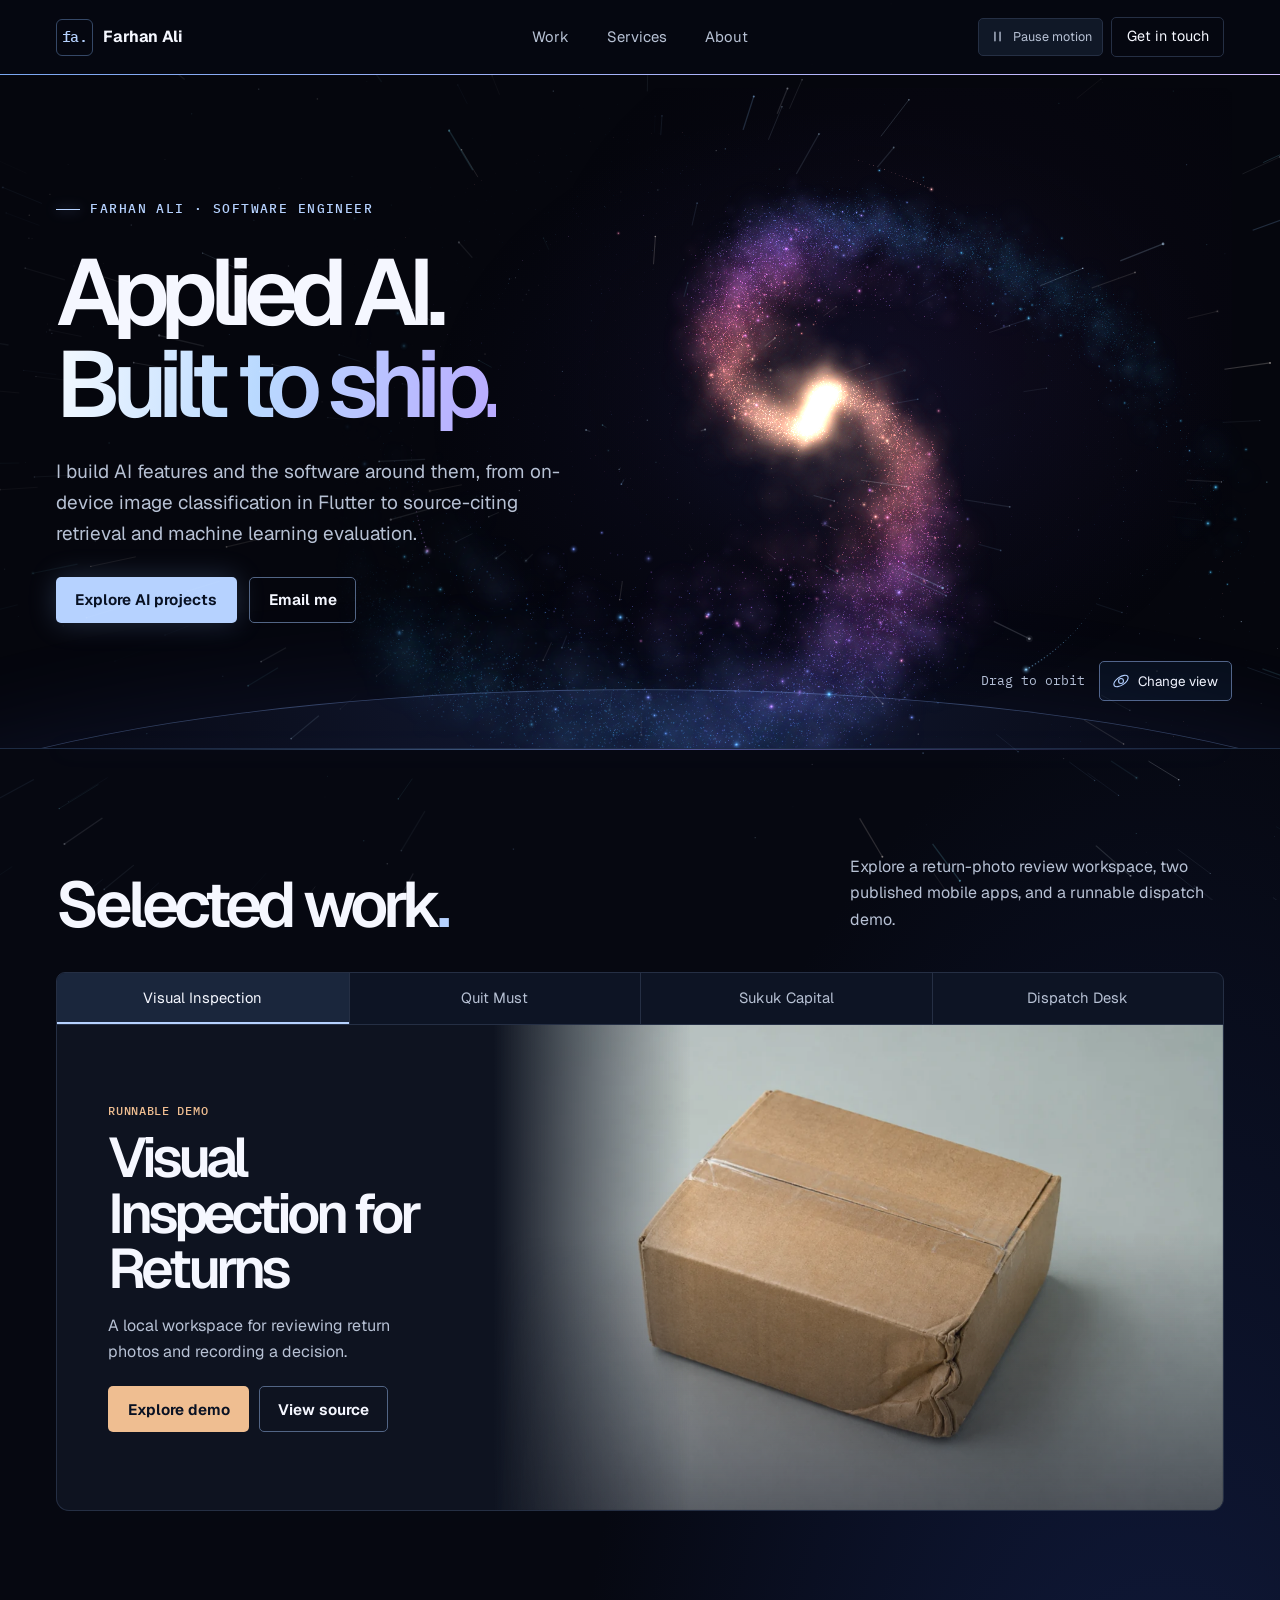
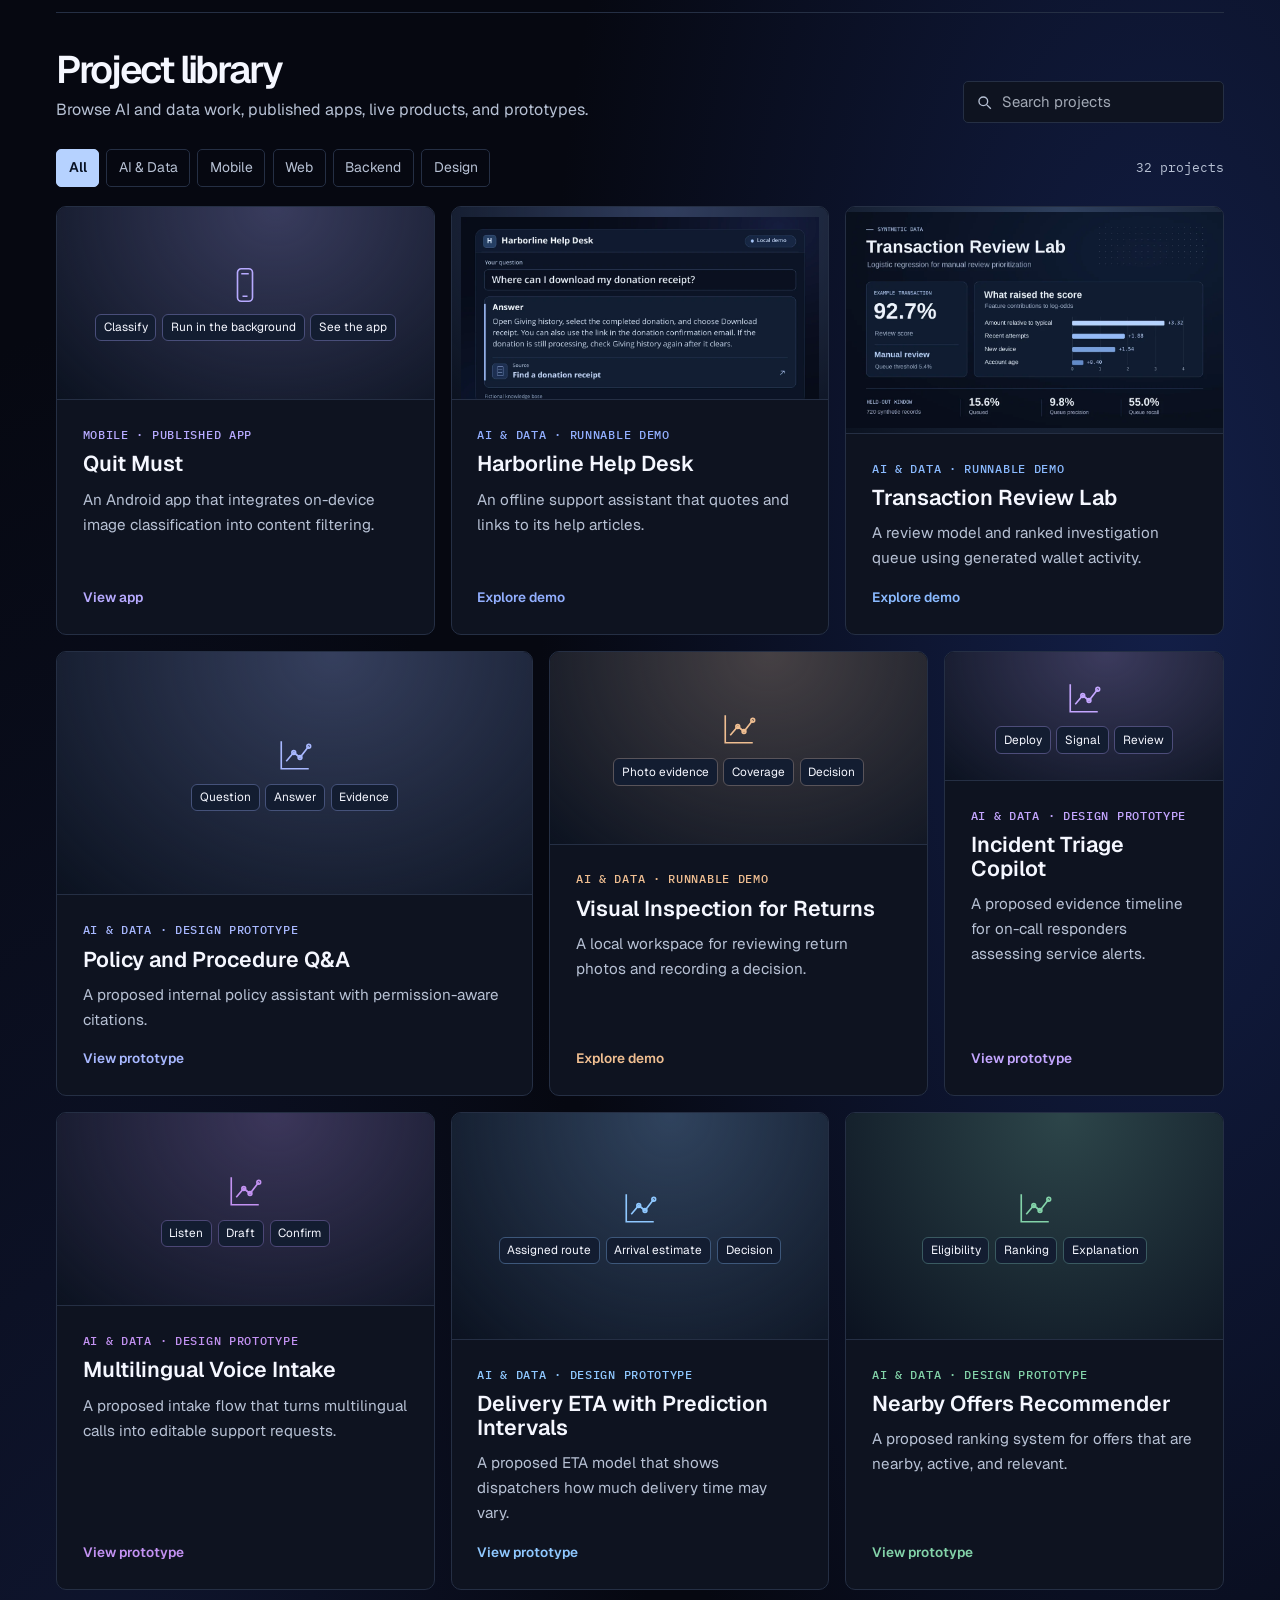
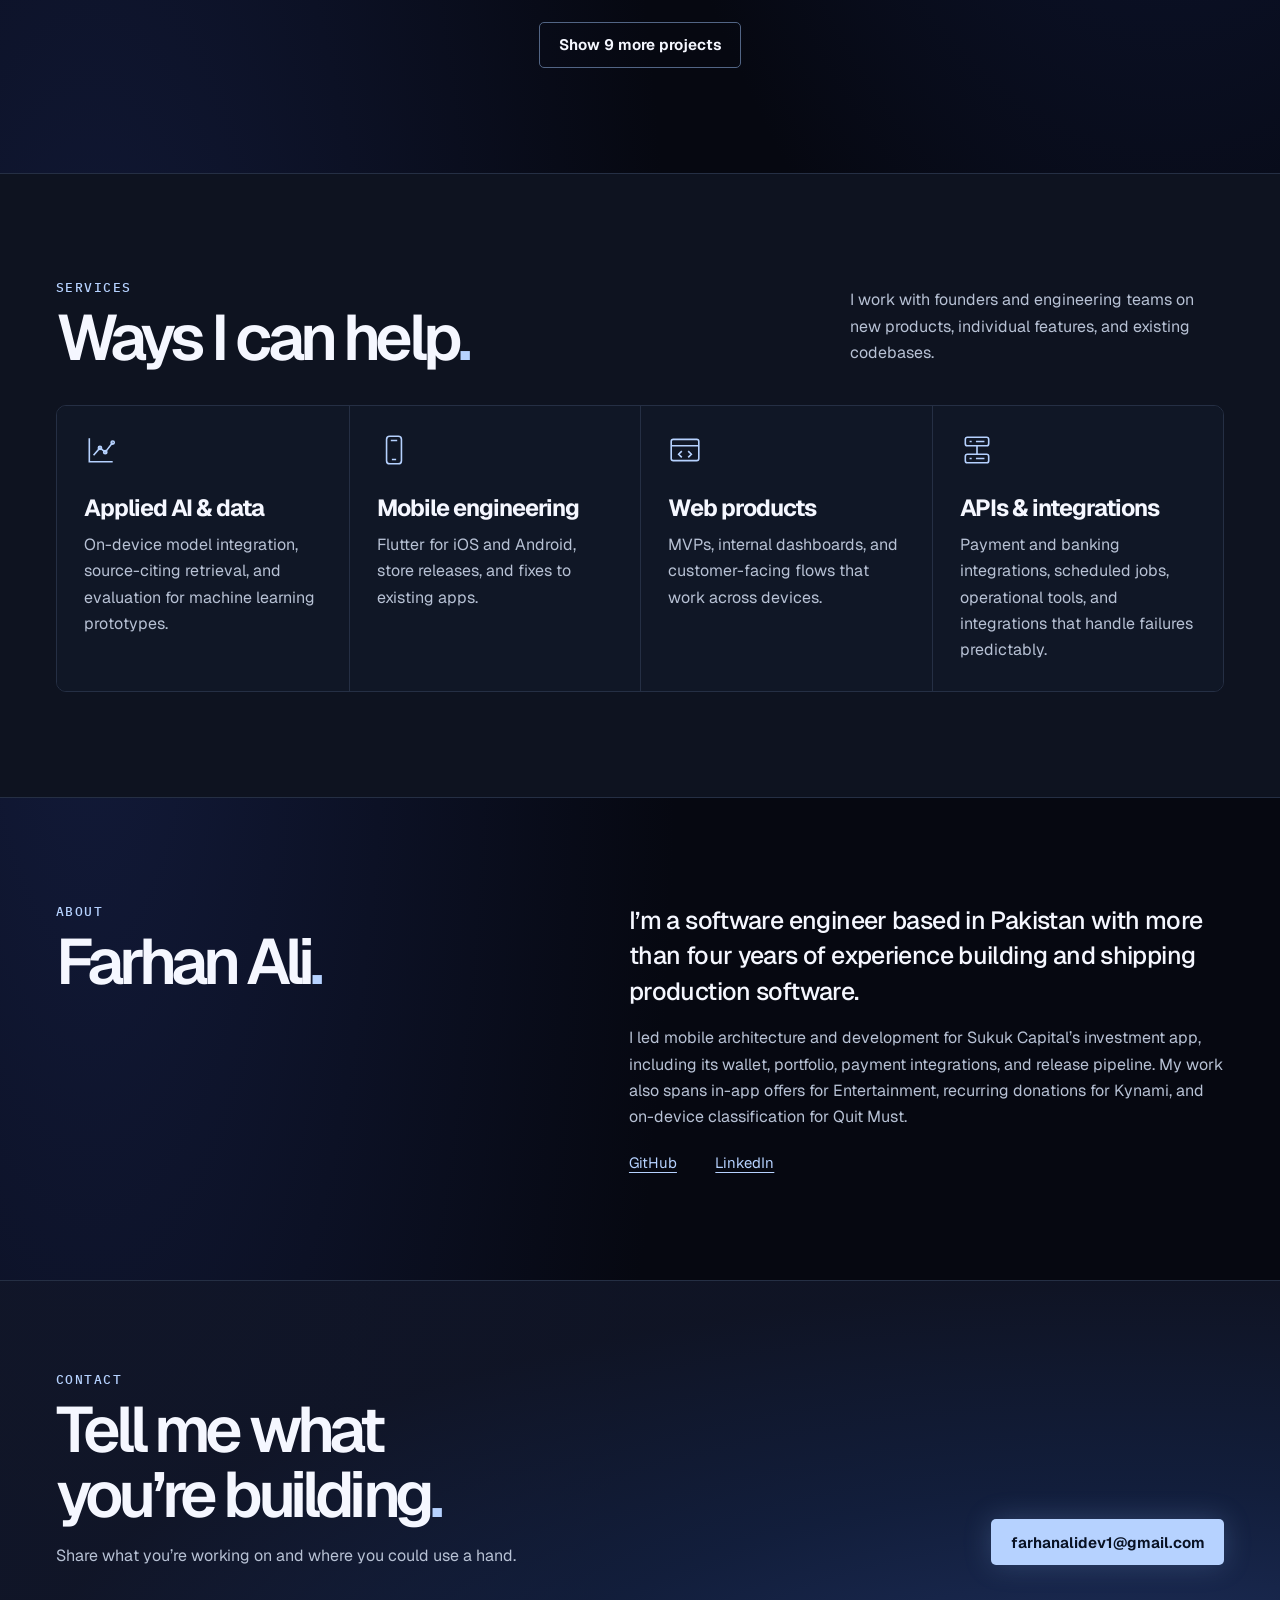
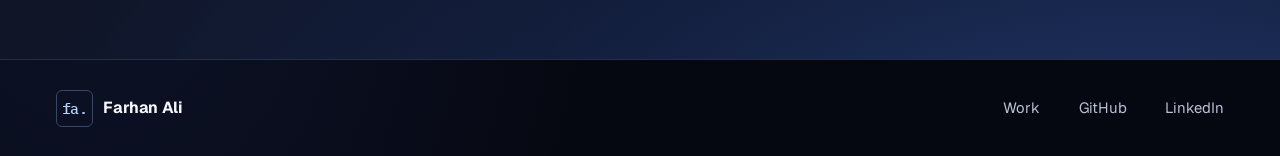
<file: site/index.html>
<!doctype html>
<html lang="en">
<head>
  <meta charset="utf-8">
  <meta name="viewport" content="width=device-width, initial-scale=1">
  <meta name="description" content="Farhan Ali’s applied AI and software engineering portfolio. Explore on-device image classification, retrieval, machine learning evaluation, and published mobile and web projects.">
  <meta name="theme-color" content="#060811">
  <meta property="og:type" content="website">
  <meta property="og:title" content="Farhan Ali — Applied AI &amp; Software Engineering">
  <meta property="og:description" content="On-device AI in a published app, a runnable support assistant, and machine learning demos by Farhan Ali.">
  <meta property="og:image" content="https://farhanali-98.github.io/portfolio/assets/galaxy.webp">
  <meta property="og:url" content="https://farhanali-98.github.io/portfolio/">
  <link rel="canonical" href="https://farhanali-98.github.io/portfolio/">
  <title>Farhan Ali — Applied AI &amp; Software Engineering</title>
  <link rel="icon" href="assets/favicon.svg" type="image/svg+xml">
  <link rel="preconnect" href="https://fonts.googleapis.com">
  <link rel="preconnect" href="https://fonts.gstatic.com" crossorigin>
  <link href="https://fonts.googleapis.com/css2?family=Geist:wght@400;500;600;700&amp;family=IBM+Plex+Mono:wght@400;500&amp;display=swap" rel="stylesheet">
  <link rel="stylesheet" href="styles.css?v=returns">
  <script src="starfield.js" defer></script>
  <script src="galaxy.js?v=galaxy-detail" defer></script>
  <script src="projects.js?v=returns" defer></script>
  <script src="project-stories.js?v=returns" defer></script>
  <script src="app.js?v=returns" defer></script>
</head>
<body>
  <canvas id="starfield" aria-hidden="true"></canvas>
  <a class="skip-link" href="#main">Skip to content</a>
  <header class="site-header">
    <div class="shell header-inner">
      <a class="wordmark" href="./" aria-label="Farhan Ali home"><span class="mark" aria-hidden="true">fa.</span><span>Farhan Ali</span></a>
      <nav aria-label="Main navigation">
        <a href="#work">Work</a>
        <a href="#services">Services</a>
        <a href="#about">About</a>
      </nav>
      <div class="header-actions">
        <button type="button" id="motion-toggle" class="motion-toggle" aria-pressed="false" hidden>
          <svg class="motion-icon" aria-hidden="true" viewBox="0 0 20 20" fill="none" stroke="currentColor" stroke-width="1.6" stroke-linecap="round" stroke-linejoin="round"><path class="icon-pause" d="M7 5v10m6-10v10"/><path class="icon-play" d="m7 5 8 5-8 5z"/></svg>
          <span id="motion-label">Pause motion</span>
        </button>
        <a class="header-contact" href="#contact">Get in touch</a>
      </div>
    </div>
  </header>

  <main id="main">
    <section class="hero" aria-labelledby="hero-title">
      <div class="hero-art" aria-hidden="true">
        <img src="assets/galaxy.webp" alt="" width="1586" height="992" fetchpriority="high">
      </div>
      <div class="galaxy-stage">
        <canvas id="galaxy-canvas" aria-hidden="true"></canvas>
        <canvas id="galaxy-canvas-fallback" aria-hidden="true"></canvas>
        <div class="galaxy-controls">
          <span id="galaxy-instruction">Drag to orbit</span>
          <button type="button" id="galaxy-view" aria-describedby="galaxy-instruction" hidden>
            <svg aria-hidden="true" viewBox="0 0 22 22" fill="none" stroke="currentColor" stroke-width="1.35"><circle cx="11" cy="11" r="3"/><ellipse cx="11" cy="11" rx="10" ry="5" transform="rotate(-34 11 11)"/></svg>
            Change view
          </button>
        </div>
      </div>
      <div class="shell hero-inner">
        <div class="hero-copy">
          <p class="eyebrow hero-intro"><span></span>Farhan Ali · Software engineer</p>
          <h1 id="hero-title">Applied AI.<br> <em>Built to ship.</em></h1>
          <p class="hero-summary">I build AI features and the software around them, from on-device image classification in Flutter to source-citing retrieval and machine learning evaluation.</p>
          <div class="hero-actions">
            <a class="button button-primary" href="#work">Explore AI projects</a>
            <a class="button button-quiet" href="mailto:farhanalidev1@gmail.com">Email me</a>
          </div>
        </div>
      </div>
    </section>

    <section class="shell section work-section" id="work" aria-labelledby="work-title">
      <div class="section-head reveal">
        <div>
          <h2 id="work-title">Selected work<span>.</span></h2>
        </div>
        <p>Explore a return-photo review workspace, two published mobile apps, and a runnable dispatch demo.</p>
      </div>
      <div class="spotlight" id="project-spotlight" hidden>
        <div class="spotlight-options" id="spotlight-options" role="group" aria-label="Featured projects"></div>
        <div id="spotlight-panel" class="spotlight-panel"></div>
      </div>

      <div class="library" id="project-library">
        <div class="library-head reveal">
          <div>
            <h3>Project library</h3>
            <p>Browse AI and data work, published apps, live products, and prototypes.</p>
          </div>
          <label class="search">
            <span class="sr-only">Search projects</span>
            <svg aria-hidden="true" viewBox="0 0 24 24" fill="none" stroke="currentColor" stroke-width="1.7"><circle cx="10.5" cy="10.5" r="5.5"/><path d="m15 15 5 5"/></svg>
            <input type="search" id="project-search" placeholder="Search projects" autocomplete="off">
          </label>
        </div>
        <div class="library-toolbar">
          <div id="project-filters" class="filters" role="group" aria-label="Project category"></div>
          <p class="project-count" id="project-count" aria-live="polite"></p>
        </div>
        <div class="project-grid" id="project-grid"></div>
        <p class="empty-state" id="project-empty" hidden>No projects match that search.</p>
        <div class="more-row"><button hidden class="button button-quiet" type="button" id="show-more">Show more projects</button></div>
        <noscript><p><a href="https://github.com/FarhanAli-98/medic">Browse the complete project library on GitHub</a>.</p></noscript>
      </div>
    </section>

    <section class="services-wrap" id="services" aria-labelledby="services-title">
      <div class="shell section">
        <div class="section-head reveal">
          <div><p class="eyebrow">Services</p><h2 id="services-title">Ways I can help<span>.</span></h2></div>
          <p>I work with founders and engineering teams on new products, individual features, and existing codebases.</p>
        </div>
        <div class="services-grid reveal">
          <article class="service">
            <svg aria-hidden="true" viewBox="0 0 32 32" fill="none" stroke="currentColor" stroke-width="1.5"><path d="M5 5v22h22M9 21l6-7 5 4 7-9"/><circle cx="15" cy="14" r="1.5"/><circle cx="20" cy="18" r="1.5"/><circle cx="27" cy="9" r="1.5"/></svg>
            <h3>Applied AI &amp; data</h3>
            <p>On-device model integration, source-citing retrieval, and evaluation for machine learning prototypes.</p>
          </article>
          <article class="service">
            <svg aria-hidden="true" viewBox="0 0 32 32" fill="none" stroke="currentColor" stroke-width="1.5"><rect x="9" y="3" width="14" height="26" rx="3"/><path d="M13 7h6m-5 18h4"/></svg>
            <h3>Mobile engineering</h3>
            <p>Flutter for iOS and Android, store releases, and fixes to existing apps.</p>
          </article>
          <article class="service">
            <svg aria-hidden="true" viewBox="0 0 32 32" fill="none" stroke="currentColor" stroke-width="1.5"><rect x="3" y="6" width="26" height="20" rx="2"/><path d="M3 12h26M13 17l-3 3 3 3m6-6 3 3-3 3"/></svg>
            <h3>Web products</h3>
            <p>MVPs, internal dashboards, and customer-facing flows that work across devices.</p>
          </article>
          <article class="service">
            <svg aria-hidden="true" viewBox="0 0 32 32" fill="none" stroke="currentColor" stroke-width="1.5"><rect x="5" y="4" width="22" height="8" rx="2"/><rect x="5" y="20" width="22" height="8" rx="2"/><path d="M16 12v8M9 8h2m-2 16h2m4 0h8M15 8h8"/></svg>
            <h3>APIs &amp; integrations</h3>
            <p>Payment and banking integrations, scheduled jobs, operational tools, and integrations that handle failures predictably.</p>
          </article>
        </div>
      </div>
    </section>

    <section class="shell section about reveal" id="about" aria-labelledby="about-title">
      <div>
        <p class="eyebrow">About</p>
        <h2 id="about-title">Farhan Ali<span>.</span></h2>
      </div>
      <div class="about-copy">
        <p>I’m a software engineer based in Pakistan with more than four years of experience building and shipping production software.</p>
        <p>I led mobile architecture and development for Sukuk Capital’s investment app, including its wallet, portfolio, payment integrations, and release pipeline. My work also spans in-app offers for Entertainment, recurring donations for Kynami, and on-device classification for Quit Must.</p>
        <div class="inline-links"><a href="https://github.com/FarhanAli-98">GitHub</a><a href="https://www.linkedin.com/in/farhan-ali-64a254209/">LinkedIn</a></div>
      </div>
    </section>

    <section class="contact-wrap" id="contact" aria-labelledby="contact-title">
      <div class="shell contact-inner reveal">
        <div>
          <p class="eyebrow">Contact</p>
          <h2 id="contact-title">Tell me what<br> you’re building<span>.</span></h2>
          <p>Share what you’re working on and where you could use a hand.</p>
        </div>
        <a class="button button-primary" href="mailto:farhanalidev1@gmail.com">farhanalidev1@gmail.com</a>
      </div>
    </section>
  </main>
  <footer class="shell footer">
    <a class="wordmark" href="./" aria-label="Farhan Ali home"><span class="mark" aria-hidden="true">fa.</span><span>Farhan Ali</span></a>
    <div class="inline-links"><a href="#work">Work</a><a href="https://github.com/FarhanAli-98">GitHub</a><a href="https://www.linkedin.com/in/farhan-ali-64a254209/">LinkedIn</a></div>
  </footer>

  <dialog id="project-dialog" aria-labelledby="dialog-title">
    <div class="dialog-head">
      <p class="eyebrow" id="dialog-category"></p>
      <button type="button" class="dialog-close" id="dialog-close" aria-label="Close project" autofocus>×</button>
    </div>
    <div class="dialog-body">
      <header class="dialog-project-intro">
        <h2 id="dialog-title"></h2>
        <p id="dialog-description" class="dialog-intro"></p>
      </header>
      <div id="dialog-media"></div>
      <section class="dialog-story" aria-labelledby="dialog-story-title">
        <h3 id="dialog-story-title"></h3>
        <dl id="dialog-points" class="story-points"></dl>
      </section>
      <div class="dialog-project-copy">
        <p id="dialog-detail"></p>
        <ul class="stack" id="dialog-stack" aria-label="Technologies"></ul>
        <div class="dialog-links" id="dialog-links"></div>
      </div>
    </div>
  </dialog>
</body>
</html>
</file>
<file: site/styles.css>
:root {
  color-scheme: dark;
  --page: #060811;
  --panel: #0e1320;
  --raised: #141c2b;
  --ink: #f5f7ff;
  --muted: #b7c1d4;
  --line: #252f44;
  --accent: #b6d2ff;
  --mono: "IBM Plex Mono", ui-monospace, monospace;
  --sans: Geist, "Segoe UI", system-ui, sans-serif;
  --ease: cubic-bezier(.22,.8,.3,1);
}

* { box-sizing: border-box; }
html { scroll-behavior: smooth; scroll-padding-top: 95px; }
body {
  margin: 0;
  background:
    radial-gradient(ellipse at 91% 44%, #131f48 0%, transparent 38%),
    radial-gradient(ellipse at 7% 77%, #121a39 0%, transparent 35%),
    var(--page);
  color: var(--ink);
  font: 400 1rem/1.65 var(--sans);
  -webkit-font-smoothing: antialiased;
}
a { color: inherit; text-decoration: none; }
button, input { font: inherit; color: inherit; }
button { cursor: pointer; }
img { display: block; max-width: 100%; }
[hidden] { display: none !important; }
::selection { color: var(--page); background: var(--accent); }
:focus-visible { outline: 2px solid var(--accent); outline-offset: 5px; }
p, h1, h2, h3 { margin: 0; }
.shell { width: min(100% - 112px, 1350px); margin-inline: auto; }
.sr-only, .skip-link:not(:focus) {
  position: absolute; width: 1px; height: 1px; padding: 0; overflow: hidden;
  clip-path: inset(50%); white-space: nowrap;
}
.skip-link:focus { position: fixed; top: 10px; left: 10px; z-index: 9; padding: .5rem 1rem; background: var(--accent); color: #081123; }

#starfield {
  position: fixed;
  inset: 0;
  z-index: 2;
  width: 100%;
  height: 100%;
  pointer-events: none;
  mix-blend-mode: screen;
  mask-image: linear-gradient(90deg, #0005, #000a 42%, #000);
}
main { position: relative; z-index: 1; }
.site-header { position: sticky; top: 0; z-index: 3; background: #060811ed; backdrop-filter: blur(18px); border-bottom: 1px solid var(--line); }
.header-inner { min-height: 74px; display: grid; grid-template-columns: 1fr auto 1fr; align-items: center; gap: 1.5rem; }
.wordmark { display: inline-flex; justify-self: start; align-items: center; gap: .65rem; font-weight: 700; letter-spacing: -.025em; white-space: nowrap; }
.mark { display: grid; width: 37px; aspect-ratio: 1; place-items: center; border: 1px solid #354867; border-radius: 6px; color: var(--accent); font: 500 .94rem/1 var(--mono); }
.header-inner nav, .inline-links { display: flex; align-items: center; gap: clamp(1.05rem, 3vw, 2.45rem); }
.header-inner nav a, .inline-links a { color: var(--muted); transition: color .2s; font-size: .93rem; }
.header-inner nav a:hover, .inline-links a:hover { color: var(--accent); }
.header-actions { justify-self: end; display: flex; align-items: center; gap: .52rem; }
.motion-toggle {
  min-height: 38px; display: inline-flex; align-items: center; gap: .38rem;
  padding: 0 .65rem; border: 1px solid var(--line); border-radius: 5px;
  color: var(--muted); background: #101827; white-space: nowrap; font-size: .79rem;
  transition: color .2s, border-color .2s;
}
.motion-toggle:hover, .motion-toggle[aria-pressed="true"] { color: var(--accent); border-color: #5d76a1; }
.motion-icon { width: 17px; height: 17px; flex: none; }
.icon-play, .motion-toggle[aria-pressed="true"] .icon-pause { display: none; }
.motion-toggle[aria-pressed="true"] .icon-play { display: block; }
.header-contact { border: 1px solid var(--line); padding: .44rem .9rem; font-size: .9rem; border-radius: 5px; white-space: nowrap; transition: border-color .2s, color .2s; }
.header-contact:hover { border-color: var(--accent); color: var(--accent); }

.hero {
  position: relative; isolation: isolate; overflow: hidden; background: #05060d;
  border-bottom: 1px solid #496ca45c;
}
.hero-inner {
  position: relative; z-index: 1; display: flex; align-items: center;
  min-height: clamp(520px, calc(83svh - 74px), 775px); padding-block: 4.6rem; pointer-events: none;
}
.hero-copy { width: min(100%, 670px); pointer-events: auto; }
.hero::after {
  content: ""; position: absolute; inset: auto -16% -342px;
  height: 400px; border-radius: 50%; border-top: 1px solid #8db1ff50;
  background: radial-gradient(ellipse at 50% 0, #587bf32b, transparent 64%);
  box-shadow: 0 -22px 95px #5173ef16; pointer-events: none;
}
.eyebrow { color: var(--accent); font: 500 .81rem/1.45 var(--mono); text-transform: uppercase; letter-spacing: .11em; }
.hero-intro { display: flex; gap: .65rem; align-items: center; }
.hero-intro span { width: 24px; height: 1px; background: currentColor; box-shadow: 0 0 12px #8fb9ffb8; }
.hero h1 {
  font-size: clamp(3.7rem, 7.3vw, 7.25rem); font-weight: 600; line-height: .99; letter-spacing: -.09em;
  margin-top: .29em; text-wrap: balance;
}
.hero h1 em {
  color: var(--accent); font-style: normal;
  background: linear-gradient(100deg, #f5faff 0%, #b9d9ff 46%, #b9aaff 100%);
  background-clip: text; -webkit-text-fill-color: transparent;
}
.hero-summary { max-width: 39ch; color: var(--muted); margin-top: 1.65rem; font-size: clamp(1rem, 1.48vw, 1.19rem); line-height: 1.62; }
.hero-actions { display: flex; flex-wrap: wrap; gap: .78rem; margin-top: 1.72rem; }
.button {
  display: inline-flex; align-items: center; justify-content: center; gap: .6rem; min-height: 46px; padding: .69rem 1.15rem;
  border: 1px solid transparent; border-radius: 5px; font-size: .95rem; line-height: 1.25; font-weight: 650;
  transition: background .2s, border-color .2s, color .2s, transform .25s var(--ease);
}
.button:hover { transform: translateY(-2px); }
.button-primary { background: var(--accent); color: #081123; box-shadow: 0 0 28px #8ebeff37; }
.button-primary:hover { background: #e1edff; }
.button-quiet { background: transparent; border-color: #526585; color: var(--ink); }
.button-quiet:hover { border-color: var(--accent); color: var(--accent); }
.hero-art {
  position: absolute; z-index: -2; inset: -2%; overflow: hidden; pointer-events: none; transition: opacity .75s var(--ease);
}
.hero-art img {
  width: 100%; height: 100%; object-fit: cover; object-position: 68% 51%;
  translate: var(--space-x, 0px) calc(var(--space-y, 0px) + var(--space-scroll, 0px));
  animation: enter-art 1.9s var(--ease) both;
}
.hero-art::after {
  content: ""; position: absolute; inset: 0; pointer-events: none;
  background:
    linear-gradient(90deg, #05060ef5 0%, #05060ec4 26%, #05060e36 56%, transparent 77%),
    linear-gradient(180deg, #05060e62, transparent 23%, transparent 69%, #060811e9 100%);
}

.galaxy-stage {
  position: absolute; inset: 0 -1.5% 0 26%;
  z-index: 0; opacity: 0; pointer-events: none;
  transition: opacity .75s var(--ease);
}
.hero.has-galaxy .hero-art { opacity: 0; }
.hero.has-galaxy .galaxy-stage { opacity: 1; pointer-events: auto; }
.galaxy-stage::before {
  content: ""; pointer-events: none; position: absolute; inset: 2% 7%;
  background:
    radial-gradient(ellipse at 52% 51%, #5365eb1b 0%, #2d277216 32%, transparent 66%),
    radial-gradient(ellipse at 65% 34%, #2f164220 0%, transparent 53%);
}
.galaxy-stage canvas {
  display: block; position: absolute; inset: 0; width: 100%; height: 100%;
  cursor: grab; touch-action: pan-y;
  mask-image: linear-gradient(90deg, transparent, #000 14%, #000 95%, transparent);
}
#galaxy-canvas-fallback, .galaxy-stage[data-renderer="canvas"] #galaxy-canvas { display: none; }
.galaxy-stage[data-renderer="canvas"] #galaxy-canvas-fallback { display: block; }
.galaxy-stage.is-orbiting canvas { cursor: grabbing; }
.galaxy-controls {
  position: absolute; bottom: clamp(2.2rem, 5.2vh, 4.2rem); right: max(7%, 2.5rem);
  display: none; align-items: center; gap: .9rem;
}
.hero.has-galaxy .galaxy-controls { display: flex; }
#galaxy-instruction { color: var(--muted); font: 400 .8rem/1.4 var(--mono); }
#galaxy-view {
  min-height: 40px; padding: .42rem .76rem;
  display: inline-flex; gap: .5rem; align-items: center;
  border: 1px solid #526589; border-radius: 5px;
  backdrop-filter: blur(8px); background: #0a1220d9;
  font-size: .84rem; color: var(--ink);
}
#galaxy-view svg { width: 18px; height: 18px; color: var(--accent); }
#galaxy-view:hover { border-color: var(--accent); color: var(--accent); }
@media (pointer: coarse) {
  #galaxy-instruction { display: none; }
}

.hero-intro, .hero h1, .hero-summary, .hero-actions { animation: enter-copy 1.02s var(--ease) both; }
.hero h1 { animation-delay: .12s; }
.hero-summary { animation-delay: .23s; }
.hero-actions { animation-delay: .33s; }
@keyframes enter-copy { from { opacity: 0; transform: translateY(22px); } to { opacity: 1; transform: translateY(0); } }
@keyframes enter-art { from { opacity: .28; scale: 1.11; } to { opacity: 1; scale: 1.055; } }


.work-section { position: relative; padding-top: clamp(2.65rem, 5vw, 4.6rem); }
.work-section::before {
  content: ""; position: absolute; height: 1px; top: 0; inset-inline: 0;
  background: linear-gradient(90deg, transparent, #7fb0fb71 35%, #8e91ff94 54%, transparent);
  box-shadow: 0 0 22px #7d97fa50; pointer-events: none;
}
.section { padding-block: clamp(78px, 8.2vw, 124px); }
.section-head { display: grid; grid-template-columns: 1fr minmax(230px, 32%); align-items: end; gap: 2rem; margin-bottom: 2.15rem; }
.section-head p:not(.eyebrow) { color: var(--muted); margin-bottom: .25rem; max-width: 40ch; }
.section h2, .contact-wrap h2 { margin-top: .52rem; color: var(--ink); font: 600 clamp(2.65rem, 5vw, 5.25rem)/1.01 var(--sans); letter-spacing: -.075em; }
.section h2 > span, .contact-wrap h2 > span { color: var(--accent); }
.project-grid, .services-grid { display: grid; gap: 1rem; grid-template-columns: repeat(3, minmax(0, 1fr)); }
.card {
  position: relative; min-width: 0; display: flex; flex-direction: column;
  border: 1px solid var(--line); border-radius: 10px; overflow: hidden; background: var(--panel);
  transition: border-color .24s, background .24s, translate .28s var(--ease);
}
.card:hover, .card:focus-within { border-color: #839dce; background: #151e2f; translate: 0 -4px; }
.card:hover { box-shadow: 0 15px 48px #05091d9c, 0 0 34px #749fff16; }
.card .media { position: relative; }
.card .media::after {
  content: ""; position: absolute; inset: 0; opacity: 0; pointer-events: none;
  background: linear-gradient(112deg, transparent 32%, #c6e0ff24 48%, transparent 61%);
}
@media (hover: hover) {
  .card:hover .media::after { animation: card-light .75s var(--ease) both; }
}
@keyframes card-light {
  from { opacity: .8; transform: translateX(-105%); }
  45% { opacity: .95; }
  to { opacity: 0; transform: translateX(105%); }
}
.card:focus-within { outline: 2px solid var(--accent); outline-offset: 3px; }
.card-content { padding: clamp(1rem, 2vw, 1.65rem); height: 100%; display: flex; flex-direction: column; }
.card-meta { color: var(--accent); text-transform: uppercase; font: 500 .73rem/1.5 var(--mono); letter-spacing: .06em; }
.card h3 { margin-top: .5rem; font-size: clamp(1.35rem, 2.12vw, 2.03rem); font-weight: 600; letter-spacing: -.055em; line-height: 1.12; }
.card p:not(.card-meta) { color: var(--muted); margin-top: .7rem; }
.card-trigger { appearance: none; color: inherit; font: inherit; line-height: inherit; background: none; border: 0; padding: 0; text-align: left; }
.card-trigger::after { content: ""; inset: 0; position: absolute; z-index: 1; }
.card-trigger:focus-visible { outline: none; text-decoration: underline; text-underline-offset: .14em; }
.card-action { margin-top: auto; padding-top: .95rem; color: var(--accent); font-size: .85rem; font-weight: 600; }

.media {
  display: grid; place-items: center; overflow: hidden; flex-shrink: 0; aspect-ratio: 1.68;
  background: radial-gradient(ellipse at 51% 30%, #273c60, #192841 63%, #10192a); color: var(--accent);
  border-bottom: 1px solid var(--line);
}
.media--Web { background: radial-gradient(ellipse at 65% 14%, #344254, #263143 60%, #1d242f); }
.media--Backend { background: radial-gradient(ellipse at 70% 22%, #2e3d52, #151d30 73%, #121827); }
.media--Design, .media--data { background: radial-gradient(ellipse at 45% 25%, #3b3c58, #2b2d42 65%, #222232); }
.media img { width: 100%; height: 100%; object-fit: cover; object-position: top; transition: transform .48s var(--ease); }
.card:hover .media img { transform: scale(1.035); }
.media--phone { position: relative; }
.media--phone img {
  position: absolute; width: clamp(111px, 47%, 174px); height: auto; max-height: none; top: 14%;
  border: 1px solid #ffffff3d; border-radius: 10px; box-shadow: 3px 12px 35px #0007;
  transform: rotate(-8deg);
}
.card:hover .media--phone img { transform: translateY(-5px) rotate(-5deg); }
.media--phone.is-expanded img { position: static; width: min(100%, 195px); margin: 1.1rem; transform: none; }
.media:has(.media-icon) { text-align: center; }
.media-icon { width: 3.45rem; height: 3.45rem; color: #afcafa; }
.media--Web .media-icon { color: #b9cced; }
.media--Design .media-icon, .media--data .media-icon { color: #c6c4f5; }

.library { margin-top: clamp(3.7rem, 8vw, 6.3rem); padding-top: 2.25rem; border-top: 1px solid var(--line); }
.library-head { display: flex; justify-content: space-between; gap: 1rem; align-items: end; }
.library h3:not(.card h3) { margin-bottom: .42rem; font-size: clamp(1.73rem, 3vw, 2.72rem); font-weight: 600; letter-spacing: -.06em; line-height: 1.08; }
.library-head p, .project-count, .empty-state { color: var(--muted); }
.search { display: flex; background: var(--panel); border: 1px solid var(--line); border-radius: 5px; padding: .5rem .72rem; gap: .5rem; align-items: center; min-width: 220px; min-height: 42px; }
.search:focus-within { border-color: var(--accent); }
.search svg { width: 19px; color: var(--muted); flex-shrink: 0; }
.search input { background: none; border: 0; min-width: 0; width: 100%; padding: 0; font-size: .93rem; outline: 0; }
.search input::placeholder { color: #a2a9b5; opacity: 1; }
.library-toolbar { display: flex; flex-wrap: wrap; justify-content: space-between; gap: .75rem; align-items: center; margin-block: 1.6rem 1.2rem; }
.filters { display: flex; flex-wrap: wrap; gap: .45rem; }
.filter { min-height: 38px; border-radius: 5px; border: 1px solid var(--line); background: transparent; color: var(--muted); padding: .36rem .72rem; font-size: .87rem; transition: color .2s, border-color .2s, background .2s; }
.filter:hover { color: var(--ink); border-color: #687286; }
.filter[aria-pressed="true"] { background: var(--accent); color: #081123; border-color: var(--accent); font-weight: 600; }
.project-count { font: 400 .79rem/1.5 var(--mono); white-space: nowrap; }
.project-grid .media { aspect-ratio: 1.95; }
.card .media--data img { object-fit: contain; object-position: center; }
.catalog-enter { animation: enter-copy .55s var(--ease) var(--entry-delay, 0ms) both; }
.project-grid .card h3 { font-size: 1.34rem; }
.project-grid .card-content > p:not(.card-meta) { font-size: .95rem; }
.empty-state { padding-block: 2rem; }
.more-row { text-align: center; }
.more-row:has(button:not([hidden])) { padding-top: 2rem; }

.services-wrap { border-block: 1px solid var(--line); background: #0e1320; }
.services-grid { grid-template-columns: repeat(4, minmax(0, 1fr)); border: 1px solid var(--line); border-radius: 10px; overflow: hidden; gap: 0; }
.service { padding: 1.7rem; background: #101726; }
.service + .service { border-left: 1px solid var(--line); }
.service svg { width: 34px; height: 34px; color: var(--accent); }
.service h3 { font-size: 1.46rem; letter-spacing: -.042em; margin-block: .85rem .28rem; }
.service p { color: var(--muted); }

.about { display: grid; grid-template-columns: 1fr 1.1fr; gap: 2rem; }
.about-copy > p { max-width: 67ch; color: var(--muted); margin-bottom: 1rem; }
.about-copy > p:first-child { color: var(--ink); font-size: clamp(1.19rem, 2.1vw, 1.55rem); line-height: 1.43; font-weight: 500; letter-spacing: -.025em; }
.about .inline-links { margin-top: 1.25rem; }
.about .inline-links a { color: var(--accent); text-decoration: underline; text-underline-offset: .28em; }
.contact-wrap {
  border-block: 1px solid var(--line);
  background: radial-gradient(ellipse at 89% 120%, #2b4484b0 0%, #182951a8 39%, #111628d9 70%);
}
.contact-inner { padding-block: clamp(58px, 7vw, 100px); display: flex; justify-content: space-between; align-items: end; gap: 1.55rem; }
.contact-inner p:not(.eyebrow) { color: var(--muted); margin-top: 1rem; }
.contact-inner .button { margin-bottom: .28rem; }
.footer { min-height: 96px; display: flex; align-items: center; justify-content: space-between; gap: 1rem; }

.reveal.pending:not(:focus-within) { opacity: 0; translate: 0 15px; }
.reveal { transition: opacity .67s var(--ease), translate .67s var(--ease); }

body.dialog-open { overflow: hidden; }
dialog {
  padding: 0; width: min(1060px, calc(100% - 2rem)); max-height: min(88vh, 920px);
  background: var(--panel); color: var(--ink); border: 1px solid #464d57; border-radius: 13px; box-shadow: 0 24px 90px #0008;
}
dialog[open] { animation: dialog-in .26s var(--ease) both; }
dialog::backdrop { background: #090b0ed9; backdrop-filter: blur(5px); }
@keyframes dialog-in { from { opacity: 0; transform: translateY(10px) scale(.98); } to { opacity: 1; transform: none; } }
.dialog-head {
  position: sticky; z-index: 2; top: 0; display: flex; justify-content: space-between; align-items: center; gap: 1rem;
  padding: .7rem clamp(1rem, 4vw, 2.1rem); border-bottom: 1px solid var(--line); background: #0e1320f8;
}
.dialog-close {
  display: grid; place-items: center; width: 40px; height: 40px; border-radius: 5px;
  border: 1px solid var(--line); background: var(--raised); font-size: 1.5rem;
}
.dialog-close:hover { color: var(--accent); border-color: var(--accent); }
.dialog-body { padding: clamp(1rem, 4vw, 2.1rem); }
.dialog-body h2 { font: 600 clamp(2rem, 5vw, 3rem)/1.05 var(--sans); letter-spacing: -.06em; }
.dialog-intro { color: var(--ink); font-size: 1.1rem; margin-top: .7rem; }
.dialog-body .media { margin-block: 0; border: 1px solid var(--line); border-radius: 6px; aspect-ratio: auto; }
.dialog-body .media img { height: auto; object-fit: contain; max-height: 445px; width: auto; }
.dialog-body .media--phone img { width: auto; max-height: 397px; }
#dialog-detail { color: var(--muted); }
.stack { display: flex; flex-wrap: wrap; gap: .46rem; list-style: none; padding: 0; margin: 1.2rem 0 0; }
.stack li { border: 1px solid var(--line); border-radius: 5px; padding: .3rem .55rem; color: var(--muted); font: 400 .79rem/1.4 var(--mono); }
.dialog-links { display: flex; flex-wrap: wrap; gap: .55rem; margin-top: 1.3rem; }

@media (max-width: 999px) {
  .shell { width: min(100% - 64px, 1350px); }
  .galaxy-stage { inset-inline-start: 25%; }
  .services-grid { grid-template-columns: repeat(2, minmax(0, 1fr)); }
  .service:nth-child(3) { border-left: 0; }
  .service:nth-child(n+3) { border-top: 1px solid var(--line); }
}
@media (max-width: 720px) {
  .shell { width: min(100% - 38px, 1350px); }
  .header-inner { min-height: 61px; gap: .7rem; }
  .header-inner nav { gap: .75rem; }
  .header-inner nav a { font-size: .83rem; }
  .header-contact { font-size: .82rem; padding: .35rem .56rem; }
  .mark { width: 32px; font-size: .82rem; }
  .hero-inner { min-height: unset; padding-block: 54px clamp(306px, 61vw, 410px); }
  .hero h1 { font-size: clamp(3.45rem, 10vw, 5rem); margin-top: .24em; }
  .hero-summary { margin-top: 1rem; }
  .hero-art { inset: 28% -14% -4%; }
  .hero-art img { object-position: 73% 63%; }
  .hero-art::after {
    background: linear-gradient(180deg, #05060d 0%, #05060de0 22%, #05060d38 52%, transparent 74%, #060811bd 100%);
  }
  .galaxy-stage { inset: auto -4% .55rem; height: clamp(300px, 61vw, 400px); }
  .galaxy-controls { bottom: .75rem; right: 7%; gap: .62rem; }
  .galaxy-stage canvas { mask-image: linear-gradient(90deg, transparent, #000 8%, #000 92%, transparent); }
  .motion-toggle { padding-inline: .46rem; min-height: 36px; }
  #motion-label {
    position: absolute; clip-path: inset(50%); width: 1px; height: 1px;
    overflow: hidden; white-space: nowrap;
  }
  .section-head { grid-template-columns: 1fr; gap: .8rem; }
  .section-head p:not(.eyebrow) { max-width: 45ch; }
  .project-grid { grid-template-columns: repeat(2, minmax(0, 1fr)); }
  .services-grid, .about { grid-template-columns: 1fr; }
  .service + .service { border-top: 1px solid var(--line); border-left: 0; }
  .about { gap: 1.2rem; }
  .contact-inner { align-items: start; flex-direction: column; }
}
@media (max-width: 470px) {
  html { scroll-padding-top: 79px; }
  .header-inner nav a:not(:first-child) { display: none; }
  .hero h1 { font-size: clamp(2.8rem, 11vw, 3.8rem); }
  .library-head { flex-direction: column; align-items: stretch; }
  .search { max-width: 100%; }
  .footer .mark { display: none; }
  .footer .inline-links { gap: .85rem; }
}
@media (max-width: 360px) {
  .header-inner { gap: .4rem; }
  .header-actions { gap: .32rem; }
  .header-contact { padding-inline: .42rem; }
}
@supports (animation-timeline: scroll()) {
  .site-header::after {
    content: ""; position: absolute; bottom: -1px; inset-inline: 0; height: 1px;
    background: linear-gradient(90deg, #7aa7f1, #d2bdff);
    transform-origin: left; animation: scroll-progress linear both; animation-timeline: scroll(root block);
    pointer-events: none;
  }
  @keyframes scroll-progress { from { transform: scaleX(0); } to { transform: scaleX(1); } }
}

html[data-motion="paused"] { scroll-behavior: auto; }
html[data-motion="paused"] *, html[data-motion="paused"] *::before, html[data-motion="paused"] *::after {
  animation-duration: .001ms !important;
  animation-delay: 0ms !important;
  animation-iteration-count: 1 !important;
  transition-duration: .001ms !important;
  transition-delay: 0ms !important;
  scroll-behavior: auto !important;
}
html[data-motion="paused"] .reveal.pending, html[data-motion="paused"] .hero-art img {
  opacity: 1;
  translate: none;
}
html[data-motion="paused"] .site-header::after { animation: none; }
html[data-motion="paused"] .card:hover, html[data-motion="paused"] .button:hover { transform: none; translate: none; }
@media (prefers-reduced-motion: reduce) {
  html:not([data-motion="running"]), html:not([data-motion="running"]) *,
  html:not([data-motion="running"]) *::before, html:not([data-motion="running"]) *::after {
    animation-duration: .001ms !important;
    animation-delay: 0ms !important;
    animation-iteration-count: 1 !important;
    transition-duration: .001ms !important;
    transition-delay: 0ms !important;
    scroll-behavior: auto !important;
  }
  html:not([data-motion="running"]) .reveal.pending { opacity: 1; translate: none; }
  html:not([data-motion="running"]) .site-header::after { animation: none; }
  html:not([data-motion="running"]) :is(.card:hover, .button:hover) { transform: none; translate: none; }
}

/* Project spotlight */
.spotlight { isolation: isolate; }
.spotlight-options {
  display: grid; grid-template-columns: repeat(4, minmax(0, 1fr));
  border: 1px solid var(--line); border-radius: 9px 9px 0 0; overflow: hidden;
  background: #0d1424;
}
.spotlight-option {
  position: relative; min-height: 51px; border: 0; padding: .65rem .6rem;
  background: transparent; color: var(--muted); font-size: .92rem;
  transition: background .25s ease, color .25s ease;
}
.spotlight-option + .spotlight-option { border-left: 1px solid var(--line); }
.spotlight-option:hover { color: var(--ink); background: #192134; }
.spotlight-option:focus-visible { outline-offset: -4px; }
.spotlight-option[aria-pressed="true"] {
  color: var(--ink); background: #1a263c; box-shadow: inset 0 -2px var(--accent);
}
.spotlight-panel {
  position: relative; min-height: clamp(375px, 38vw, 520px);
  display: grid; grid-template-columns: minmax(270px, .75fr) minmax(0, 1.25fr);
  border: 1px solid var(--line); border-top: 0; overflow: hidden; border-radius: 0 0 13px 13px;
  isolation: isolate; background: #0e1320;
}
.spotlight-copy {
  position: relative; z-index: 1; align-self: center; padding: clamp(1.55rem, 4vw, 4.2rem);
  animation: spotlight-copy-in .48s var(--ease) both;
}
.spotlight-copy h3 {
  max-width: 14ch; font-size: clamp(2.1rem, 4.35vw, 4.45rem); line-height: .99;
  letter-spacing: -.075em; margin: .66rem 0 1.05rem; font-weight: 600;
}
.spotlight-description { color: var(--muted); max-width: 35ch; }
.spotlight-actions { display: flex; gap: .6rem; flex-wrap: wrap; margin-top: 1.3rem; }
.spotlight-actions .button-primary { background: var(--project-color); box-shadow: none; }
.spotlight-visual {
  position: relative; min-width: 0; isolation: isolate; overflow: hidden;
  background:
    radial-gradient(ellipse at 64% 51%, color-mix(in srgb, var(--project-color), #101322 65%), transparent 73%),
    linear-gradient(135deg, #111a2c, #090e19);
  perspective: 1300px;
}
.spotlight-visual img { position: absolute; display: block; object-fit: contain; line-height: 0; }
.spotlight-photo {
  inset: 0; width: 100%; height: 100%; object-fit: cover !important; object-position: 53% 53%;
  animation: spotlight-photo-in .85s var(--ease) both;
}
.spotlight-panel[data-visual="inspection"] .spotlight-visual::after {
  content: ""; position: absolute; inset: 0; z-index: 1; pointer-events: none;
  background: linear-gradient(90deg,#0e1320 0%, transparent 27%), linear-gradient(0deg,#14152295,transparent 57%);
}
.spotlight-screen {
  z-index: 2; top: 12%; left: 12%; width: 82%; border-radius: 10px;
  box-shadow: 0 26px 75px #040611a6; border: 1px solid #becaff5c;
  --rz: -3deg; --ry: -8deg; --rx: 4deg;
  transform: rotateZ(var(--rz)) rotateY(var(--ry)) rotateX(var(--rx));
}
.spotlight-panel[data-visual="inspection"] .spotlight-screen {
  width: 49%; top: auto; bottom: 9%; left: auto; right: 5%; border-radius: 6px;
  border-color: #e9f1ffd9; --rz: -5deg; --ry: -12deg;
}
.spotlight-panel[data-visual="phone"] .spotlight-screen,
.spotlight-secondary {
  width: min(34%, 205px); height: auto; border-radius: 18px;
}
.spotlight-panel[data-visual="phone"] .spotlight-screen { left: 45%; top: 5%; --rz: 8deg; --ry: 9deg; --rx: 0deg; }
.spotlight-secondary {
  z-index: 1; left: 22%; top: 14%; transform: rotate(-12deg) rotateY(-12deg);
  box-shadow: 0 24px 60px #050818ba; border: 1px solid #c5d7ff52;
}
.spotlight-panel[data-visual="dispatch"] .spotlight-screen { top: 12%; left: 12%; --ry: -15deg; }
html[data-motion="running"] .spotlight.in-view .spotlight-screen { animation: spotlight-float 6.5s var(--ease) infinite alternate; }
@keyframes spotlight-copy-in { from { opacity: 0; translate: 0 10px; } to { opacity: 1; translate: 0 0; } }
@keyframes spotlight-photo-in { from { opacity: .3; scale: 1.045; } to { opacity: 1; scale: 1; } }
@keyframes spotlight-float {
  from { translate: 0 0; }
  to { translate: 0 -11px; }
}

/* Project cards and evidence */
.card, .spotlight-panel, #project-dialog { --project-color: var(--accent); }
.card .card-meta, .spotlight-panel .card-meta, .card .card-action, #dialog-category { color: var(--project-color); }
.card:hover, .card:focus-within { border-color: color-mix(in srgb, var(--project-color), #25314d 52%); }
.card .media, #project-dialog .media {
  background:
    radial-gradient(ellipse at 58% 1%, color-mix(in srgb, var(--project-color), #131b2d 77%), transparent 100%),
    #0b1220;
}
.project-grid .card[data-layout="analysis"] .media,
.project-grid .card[data-layout="map"] .media { aspect-ratio: 1.66; }
.project-grid .card[data-layout="review"] .media img { object-fit: contain; }
.project-grid .card[data-layout="system"] .media { aspect-ratio: 2; }
.project-grid .card[data-layout="chat"] .media img { padding: .6rem; }
.project-grid .card[data-layout="gallery"] .media img { object-fit: contain; padding: .54rem; }
.project-grid .card[data-layout="site"] .media,
.project-grid .card[data-layout="workflow"] .media { aspect-ratio: 2.15; }
.project-illustration {
  width: 100%; min-height: 126px; padding: .9rem;
  display: grid; justify-items: center; align-content: center; gap: .56rem;
  color: var(--project-color);
}
.project-illustration .media-icon { color: inherit; width: 2.5rem; height: 2.5rem; }
.illustration-stages { display: flex; flex-wrap: wrap; gap: .36rem; justify-content: center; }
.illustration-stages span {
  font-size: .74rem; line-height: 1.4; padding: .28rem .48rem;
  border-radius: 6px; color: var(--ink); border: 1px solid color-mix(in srgb, var(--project-color), #1c2944 71%);
  background: #131d31;
}
#project-dialog { border-color: color-mix(in srgb, var(--project-color), #2d374e 69%); }
.dialog-project-intro, .dialog-project-copy, .dialog-story, #dialog-media { min-width: 0; }
.dialog-project-intro { grid-area: intro; }
#dialog-media { grid-area: image; }
.dialog-project-copy { grid-area: copy; }
.dialog-story { grid-area: story; }
.dialog-body {
  display: grid; gap: clamp(1rem, 2vw, 1.7rem);
  grid-template-columns: minmax(0, 1fr) minmax(0, .72fr);
  grid-template-areas: "intro intro" "image image" "story copy";
}
.dialog-body h2 { font-size: clamp(2rem, 5.5vw, 3.65rem); letter-spacing: -.072em; }
.dialog-body .media { min-height: 110px; }
.dialog-body .media img { max-height: 460px; max-width: 100%; }
.dialog-body .media--phone img { max-height: 410px; }
.dialog-story h3 { margin: 0 0 .8rem; font-size: 1.22rem; letter-spacing: -.025em; }
.story-points { display: grid; gap: .55rem; margin: 0; }
.story-point {
  min-width: 0; padding: .72rem .85rem;
  border: 1px solid var(--line); border-radius: 7px; background: #111a2a;
}
.story-point dt { color: var(--project-color); font-weight: 650; font-size: .94rem; }
.story-point dd { margin: .23rem 0 0; color: var(--muted); font-size: .92rem; line-height: 1.5; }
#project-dialog[data-has-image="false"] .project-illustration { min-height: 180px; }
#project-dialog[data-layout="app"] .dialog-body {
  grid-template-columns: minmax(205px, .78fr) minmax(0, 1fr);
  grid-template-areas: "image intro" "image story" "image copy";
}
#project-dialog[data-layout="app"] .dialog-body .media { min-height: 310px; height: 100%; }
#project-dialog[data-layout="app"] .dialog-body .media img { max-width: 90%; }
#project-dialog[data-layout="site"] .dialog-body {
  grid-template-columns: minmax(0, .85fr) minmax(0, 1.15fr);
  grid-template-areas: "intro image" "copy image" "story image";
}
#project-dialog[data-layout="site"] .dialog-body .media { height: 100%; }
#project-dialog[data-layout="chat"] .dialog-body { grid-template-areas: "intro intro" "image story" "copy copy"; }
#project-dialog[data-layout="chat"] .story-point { border-radius: 4px 13px 13px 13px; }
#project-dialog[data-layout="chat"] .story-point:nth-child(2) { margin-left: .9rem; background: #1a2540; }
#project-dialog[data-layout="review"] .dialog-body { grid-template-areas: "intro intro" "image story" "copy copy"; }
#project-dialog[data-layout="review"] .dialog-story { padding: 1rem; border: 1px solid var(--line); border-radius: 7px; }
#project-dialog[data-layout="review"] .story-point { border-width: 0 0 1px; border-radius: 0; background: transparent; padding-inline: 0; }
#project-dialog[data-layout="map"] .dialog-body {
  grid-template-columns: minmax(0, 1.23fr) minmax(0, .6fr);
  grid-template-areas: "intro intro" "image story" "copy story";
}
#project-dialog[data-layout="map"] .story-point { border-left: 3px solid var(--project-color); }
#project-dialog[data-layout="analysis"] .dialog-body,
#project-dialog[data-layout="workflow"] .dialog-body {
  grid-template-columns: minmax(0, 1fr); grid-template-areas: "intro" "image" "story" "copy";
}
#project-dialog[data-layout="workflow"] .story-points,
#project-dialog[data-layout="analysis"] .story-points { grid-template-columns: repeat(3, minmax(0, 1fr)); }
#project-dialog[data-layout="workflow"] .story-point { border-top: 2px solid var(--project-color); }
#project-dialog[data-layout="analysis"] .story-point {
  background: color-mix(in srgb, var(--project-color), #101827 88%);
}
#project-dialog[data-layout="system"] .dialog-body {
  grid-template-areas: "intro intro" "story image" "copy image";
}
#project-dialog[data-layout="system"] .dialog-body .media { height: 100%; }
#project-dialog[data-layout="system"] .story-point {
  border-left: 2px solid var(--project-color); border-radius: 0 7px 7px 0;
}
@media (min-width: 1000px) {
  .project-grid { grid-template-columns: repeat(12, minmax(0, 1fr)); }
  .project-grid .card { grid-column: span 4; }
  .project-grid .card:nth-child(6n+4) { grid-column: span 5; }
  .project-grid .card:nth-child(6n+5) { grid-column: span 4; }
  .project-grid .card:nth-child(6n+6) { grid-column: span 3; }
}
@media (max-width: 800px) {
  .spotlight-panel { grid-template-columns: minmax(200px, .86fr) minmax(0, 1.14fr); min-height: 335px; }
  .dialog-body .media--phone img { max-height: 350px; }
}
@media (max-width: 655px) {
  .spotlight-panel { grid-template-columns: 1fr; }
  .spotlight-visual { aspect-ratio: 1.38; order: -1; }
  .spotlight-panel[data-visual="inspection"] .spotlight-visual::after {
    background: linear-gradient(0deg,#0e1320 0%,transparent 36%);
  }
  .spotlight-copy { padding: 1rem 1.3rem 1.55rem; }
  .spotlight-copy h3 { max-width: none; }
  .spotlight-options { grid-template-columns: repeat(2, minmax(0, 1fr)); }
  .spotlight-option:nth-child(n+3) { border-top: 1px solid var(--line); }
  .spotlight-option:nth-child(3) { border-left: 0; }
  .spotlight-panel[data-visual="phone"] .spotlight-screen,
  .spotlight-secondary { width: 30%; }
  #project-dialog .dialog-body {
    grid-template-columns: minmax(0, 1fr); grid-template-areas: "intro" "image" "story" "copy";
  }
  #project-dialog[data-layout="app"] .dialog-body .media,
  #project-dialog[data-layout="site"] .dialog-body .media,
  #project-dialog[data-layout="system"] .dialog-body .media { min-height: 0; height: auto; }
  #project-dialog[data-layout="workflow"] .story-points,
  #project-dialog[data-layout="analysis"] .story-points { grid-template-columns: 1fr; }
}
</file>
